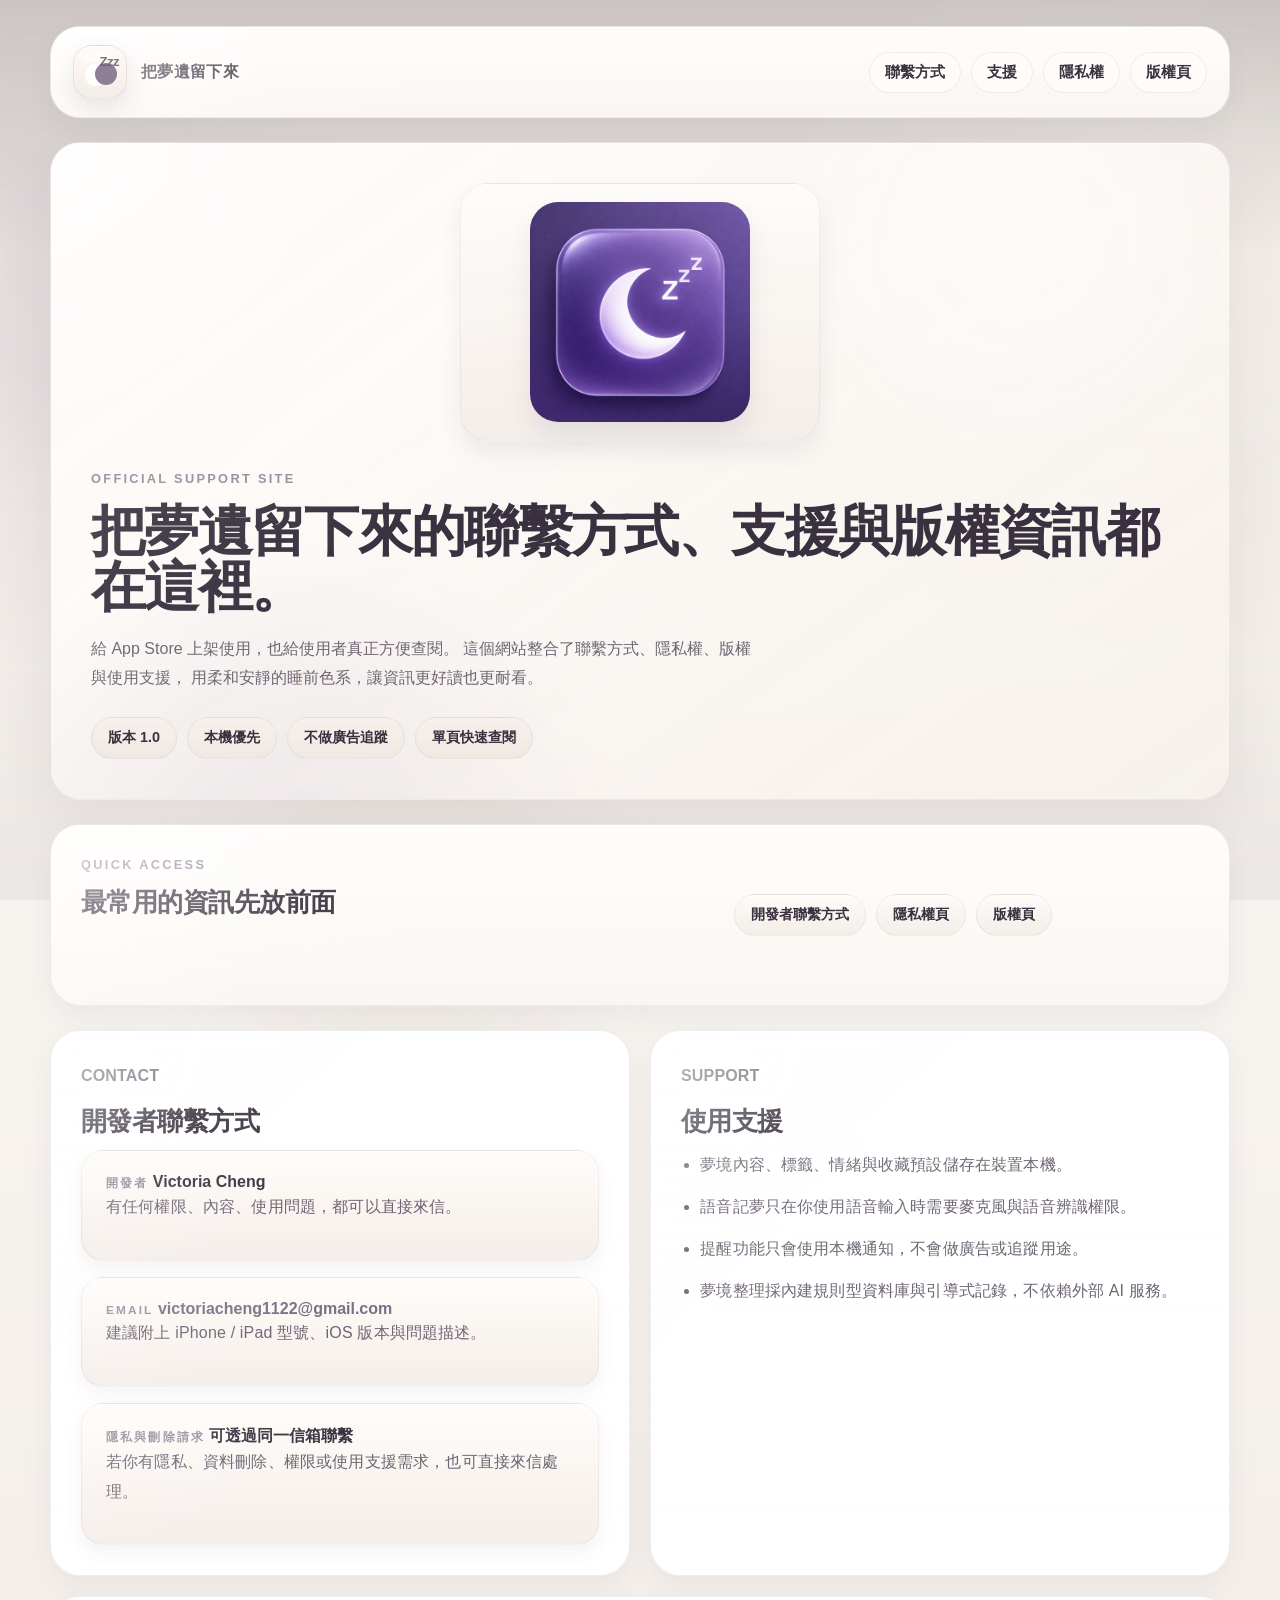
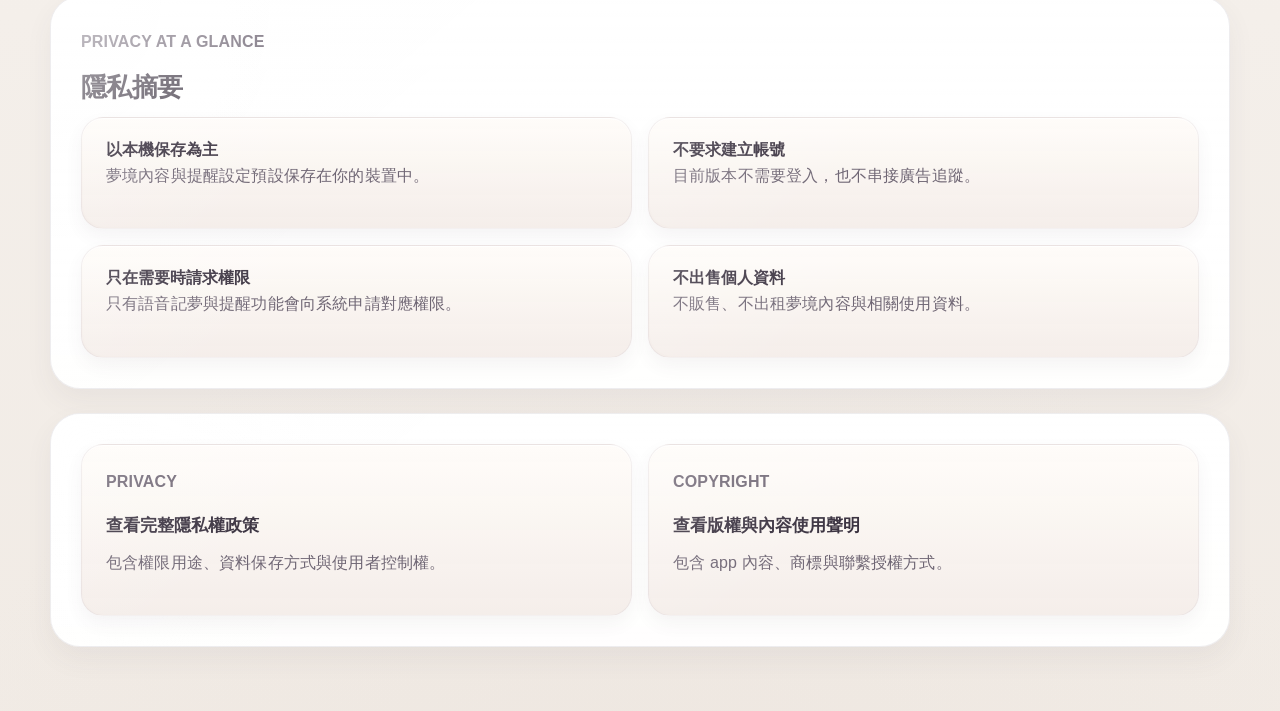
<file: index.html>
<!DOCTYPE html>
<html lang="zh-Hant">
  <head>
    <meta charset="UTF-8" />
    <meta name="viewport" content="width=device-width, initial-scale=1.0" />
    <title>把夢遺留下來 | 支援、聯繫方式與隱私資訊</title>
    <meta
      name="description"
      content="把夢遺留下來 App 的官方支援網站，提供聯繫方式、版權聲明、隱私權資訊與使用支援。"
    />
    <link rel="stylesheet" href="./styles.css" />
  </head>
  <body>
    <div class="bg-orb orb-left" aria-hidden="true"></div>
    <div class="bg-orb orb-right" aria-hidden="true"></div>
    <div class="bg-orb orb-bottom" aria-hidden="true"></div>

    <div class="site-shell">
      <header class="site-nav glass-surface">
        <a class="brand" href="./index.html">
          <span class="brand-mark" aria-hidden="true">
            <span class="brand-moon"></span>
            <span class="brand-zzz">Zzz</span>
          </span>
          <span>把夢遺留下來</span>
        </a>

        <nav class="nav-links" aria-label="主要導覽">
          <a href="#contact">聯繫方式</a>
          <a href="#support">支援</a>
          <a href="./privacy.html">隱私權</a>
          <a href="./copyright.html">版權頁</a>
        </nav>
      </header>

      <main class="layout-stack">
        <section class="hero glass-hero">
          <div class="hero-icon">
            <div class="icon-frame hero-icon-frame">
              <img
                src="./assets/app-icon.png"
                alt="把夢遺留下來 App Icon"
                class="app-icon-image hero-app-icon"
              />
            </div>
          </div>

          <div class="hero-copy">
            <p class="eyebrow">Official Support Site</p>
            <h1>把夢遺留下來的聯繫方式、支援與版權資訊都在這裡。</h1>
            <p class="hero-text">
              給 App Store 上架使用，也給使用者真正方便查閱。
              這個網站整合了聯繫方式、隱私權、版權與使用支援，
              用柔和安靜的睡前色系，讓資訊更好讀也更耐看。
            </p>
            <div class="pill-row">
              <span class="pill">版本 1.0</span>
              <span class="pill">本機優先</span>
              <span class="pill">不做廣告追蹤</span>
              <span class="pill">單頁快速查閱</span>
            </div>
          </div>
        </section>

        <section class="glass-surface intro-band">
          <div>
            <p class="section-label">Quick Access</p>
            <h2>最常用的資訊先放前面</h2>
            <p>
              如果你只是要找支援 email、隱私頁或版權頁，下面可以直接點。
            </p>
          </div>
          <div class="quick-actions">
            <a class="action-chip" href="#contact">開發者聯繫方式</a>
            <a class="action-chip" href="./privacy.html">隱私權頁</a>
            <a class="action-chip" href="./copyright.html">版權頁</a>
          </div>
        </section>

        <section class="content-grid">
          <article class="glass-surface content-card" id="contact">
            <p class="section-label">Contact</p>
            <h2>開發者聯繫方式</h2>
            <div class="detail-stack">
              <div class="soft-card">
                <span class="mini-label">開發者</span>
                <strong>Victoria Cheng</strong>
                <p>有任何權限、內容、使用問題，都可以直接來信。</p>
              </div>
              <div class="soft-card">
                <span class="mini-label">Email</span>
                <a class="primary-link" href="mailto:victoriacheng1122@gmail.com">victoriacheng1122@gmail.com</a>
                <p>建議附上 iPhone / iPad 型號、iOS 版本與問題描述。</p>
              </div>
              <div class="soft-card">
                <span class="mini-label">隱私與刪除請求</span>
                <strong>可透過同一信箱聯繫</strong>
                <p>若你有隱私、資料刪除、權限或使用支援需求，也可直接來信處理。</p>
              </div>
            </div>
          </article>

          <article class="glass-surface content-card" id="support">
            <p class="section-label">Support</p>
            <h2>使用支援</h2>
            <ul class="feature-list">
              <li>夢境內容、標籤、情緒與收藏預設儲存在裝置本機。</li>
              <li>語音記夢只在你使用語音輸入時需要麥克風與語音辨識權限。</li>
              <li>提醒功能只會使用本機通知，不會做廣告或追蹤用途。</li>
              <li>夢境整理採內建規則型資料庫與引導式記錄，不依賴外部 AI 服務。</li>
            </ul>
          </article>

          <article class="glass-surface content-card span-two">
            <p class="section-label">Privacy At A Glance</p>
            <h2>隱私摘要</h2>
            <div class="summary-grid">
              <div class="soft-card">
                <strong>以本機保存為主</strong>
                <p>夢境內容與提醒設定預設保存在你的裝置中。</p>
              </div>
              <div class="soft-card">
                <strong>不要求建立帳號</strong>
                <p>目前版本不需要登入，也不串接廣告追蹤。</p>
              </div>
              <div class="soft-card">
                <strong>只在需要時請求權限</strong>
                <p>只有語音記夢與提醒功能會向系統申請對應權限。</p>
              </div>
              <div class="soft-card">
                <strong>不出售個人資料</strong>
                <p>不販售、不出租夢境內容與相關使用資料。</p>
              </div>
            </div>
          </article>
        </section>

        <section class="glass-surface footer-links">
          <a class="footer-card" href="./privacy.html">
            <p class="section-label">Privacy</p>
            <h3>查看完整隱私權政策</h3>
            <p>包含權限用途、資料保存方式與使用者控制權。</p>
          </a>
          <a class="footer-card" href="./copyright.html">
            <p class="section-label">Copyright</p>
            <h3>查看版權與內容使用聲明</h3>
            <p>包含 app 內容、商標與聯繫授權方式。</p>
          </a>
        </section>
      </main>
    </div>
  </body>
</html>
</file>
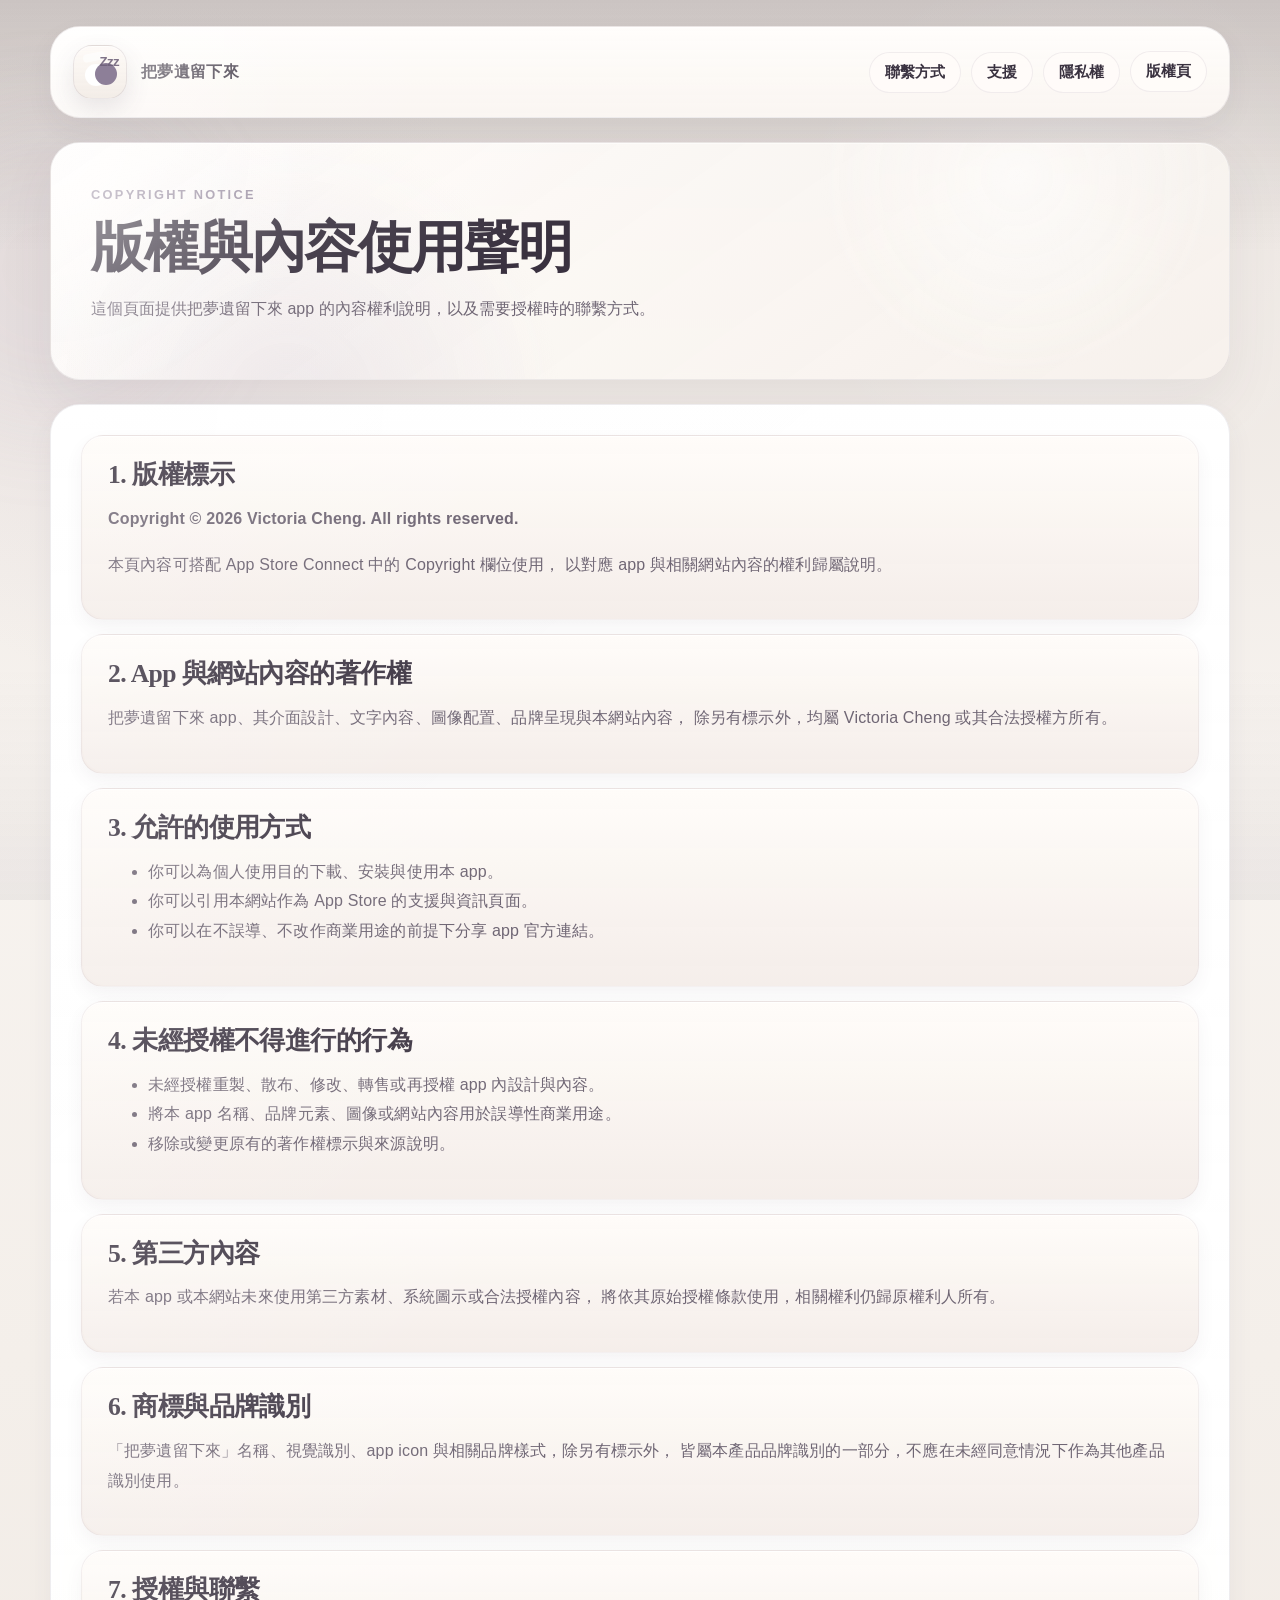
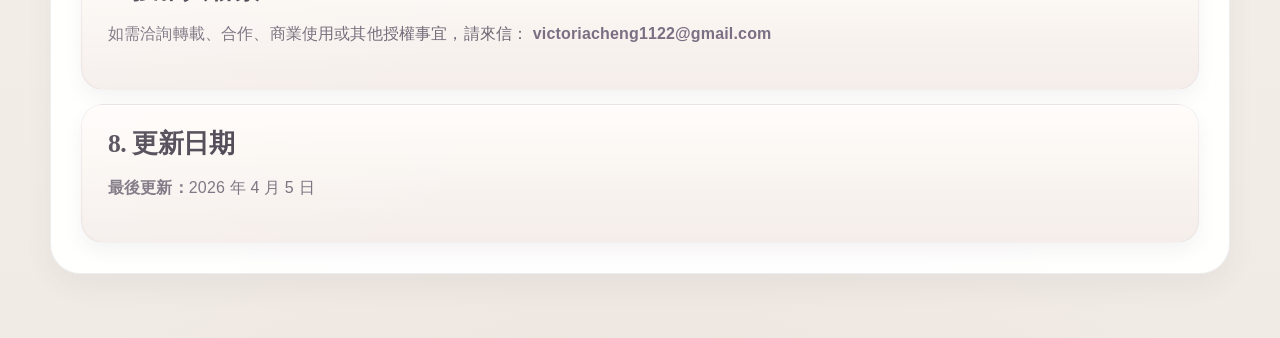
<file: copyright.html>
<!DOCTYPE html>
<html lang="zh-Hant">
  <head>
    <meta charset="UTF-8" />
    <meta name="viewport" content="width=device-width, initial-scale=1.0" />
    <title>把夢遺留下來 | 版權頁</title>
    <meta
      name="description"
      content="把夢遺留下來 App 的版權聲明、內容使用規範與聯繫授權方式。"
    />
    <link rel="stylesheet" href="./styles.css" />
  </head>
  <body>
    <div class="bg-orb orb-left" aria-hidden="true"></div>
    <div class="bg-orb orb-bottom" aria-hidden="true"></div>

    <div class="site-shell">
      <header class="site-nav glass-surface">
        <a class="brand" href="./index.html">
          <span class="brand-mark" aria-hidden="true">
            <span class="brand-moon"></span>
            <span class="brand-zzz">Zzz</span>
          </span>
          <span>把夢遺留下來</span>
        </a>
        <nav class="nav-links" aria-label="主要導覽">
          <a href="./index.html#contact">聯繫方式</a>
          <a href="./index.html#support">支援</a>
          <a href="./privacy.html">隱私權</a>
          <a href="./copyright.html" aria-current="page">版權頁</a>
        </nav>
      </header>

      <main class="layout-stack">
        <section class="hero glass-hero compact-hero">
          <div class="hero-copy">
            <p class="eyebrow">Copyright Notice</p>
            <h1>版權與內容使用聲明</h1>
            <p class="hero-text">
              這個頁面提供把夢遺留下來 app 的內容權利說明，以及需要授權時的聯繫方式。
            </p>
          </div>
        </section>

        <section class="glass-surface legal-shell">
          <div class="legal-block">
            <h2>1. 版權標示</h2>
            <p><strong>Copyright © 2026 Victoria Cheng. All rights reserved.</strong></p>
            <p>
              本頁內容可搭配 App Store Connect 中的 Copyright 欄位使用，
              以對應 app 與相關網站內容的權利歸屬說明。
            </p>
          </div>

          <div class="legal-block">
            <h2>2. App 與網站內容的著作權</h2>
            <p>
              把夢遺留下來 app、其介面設計、文字內容、圖像配置、品牌呈現與本網站內容，
              除另有標示外，均屬 Victoria Cheng 或其合法授權方所有。
            </p>
          </div>

          <div class="legal-block">
            <h2>3. 允許的使用方式</h2>
            <ul>
              <li>你可以為個人使用目的下載、安裝與使用本 app。</li>
              <li>你可以引用本網站作為 App Store 的支援與資訊頁面。</li>
              <li>你可以在不誤導、不改作商業用途的前提下分享 app 官方連結。</li>
            </ul>
          </div>

          <div class="legal-block">
            <h2>4. 未經授權不得進行的行為</h2>
            <ul>
              <li>未經授權重製、散布、修改、轉售或再授權 app 內設計與內容。</li>
              <li>將本 app 名稱、品牌元素、圖像或網站內容用於誤導性商業用途。</li>
              <li>移除或變更原有的著作權標示與來源說明。</li>
            </ul>
          </div>

          <div class="legal-block">
            <h2>5. 第三方內容</h2>
            <p>
              若本 app 或本網站未來使用第三方素材、系統圖示或合法授權內容，
              將依其原始授權條款使用，相關權利仍歸原權利人所有。
            </p>
          </div>

          <div class="legal-block">
            <h2>6. 商標與品牌識別</h2>
            <p>
              「把夢遺留下來」名稱、視覺識別、app icon 與相關品牌樣式，除另有標示外，
              皆屬本產品品牌識別的一部分，不應在未經同意情況下作為其他產品識別使用。
            </p>
          </div>

          <div class="legal-block">
            <h2>7. 授權與聯繫</h2>
            <p>
              如需洽詢轉載、合作、商業使用或其他授權事宜，請來信：
              <a class="primary-link" href="mailto:victoriacheng1122@gmail.com">victoriacheng1122@gmail.com</a>
            </p>
          </div>

          <div class="legal-block">
            <h2>8. 更新日期</h2>
            <p><strong>最後更新：</strong>2026 年 4 月 5 日</p>
          </div>
        </section>
      </main>
    </div>
  </body>
</html>
</file>
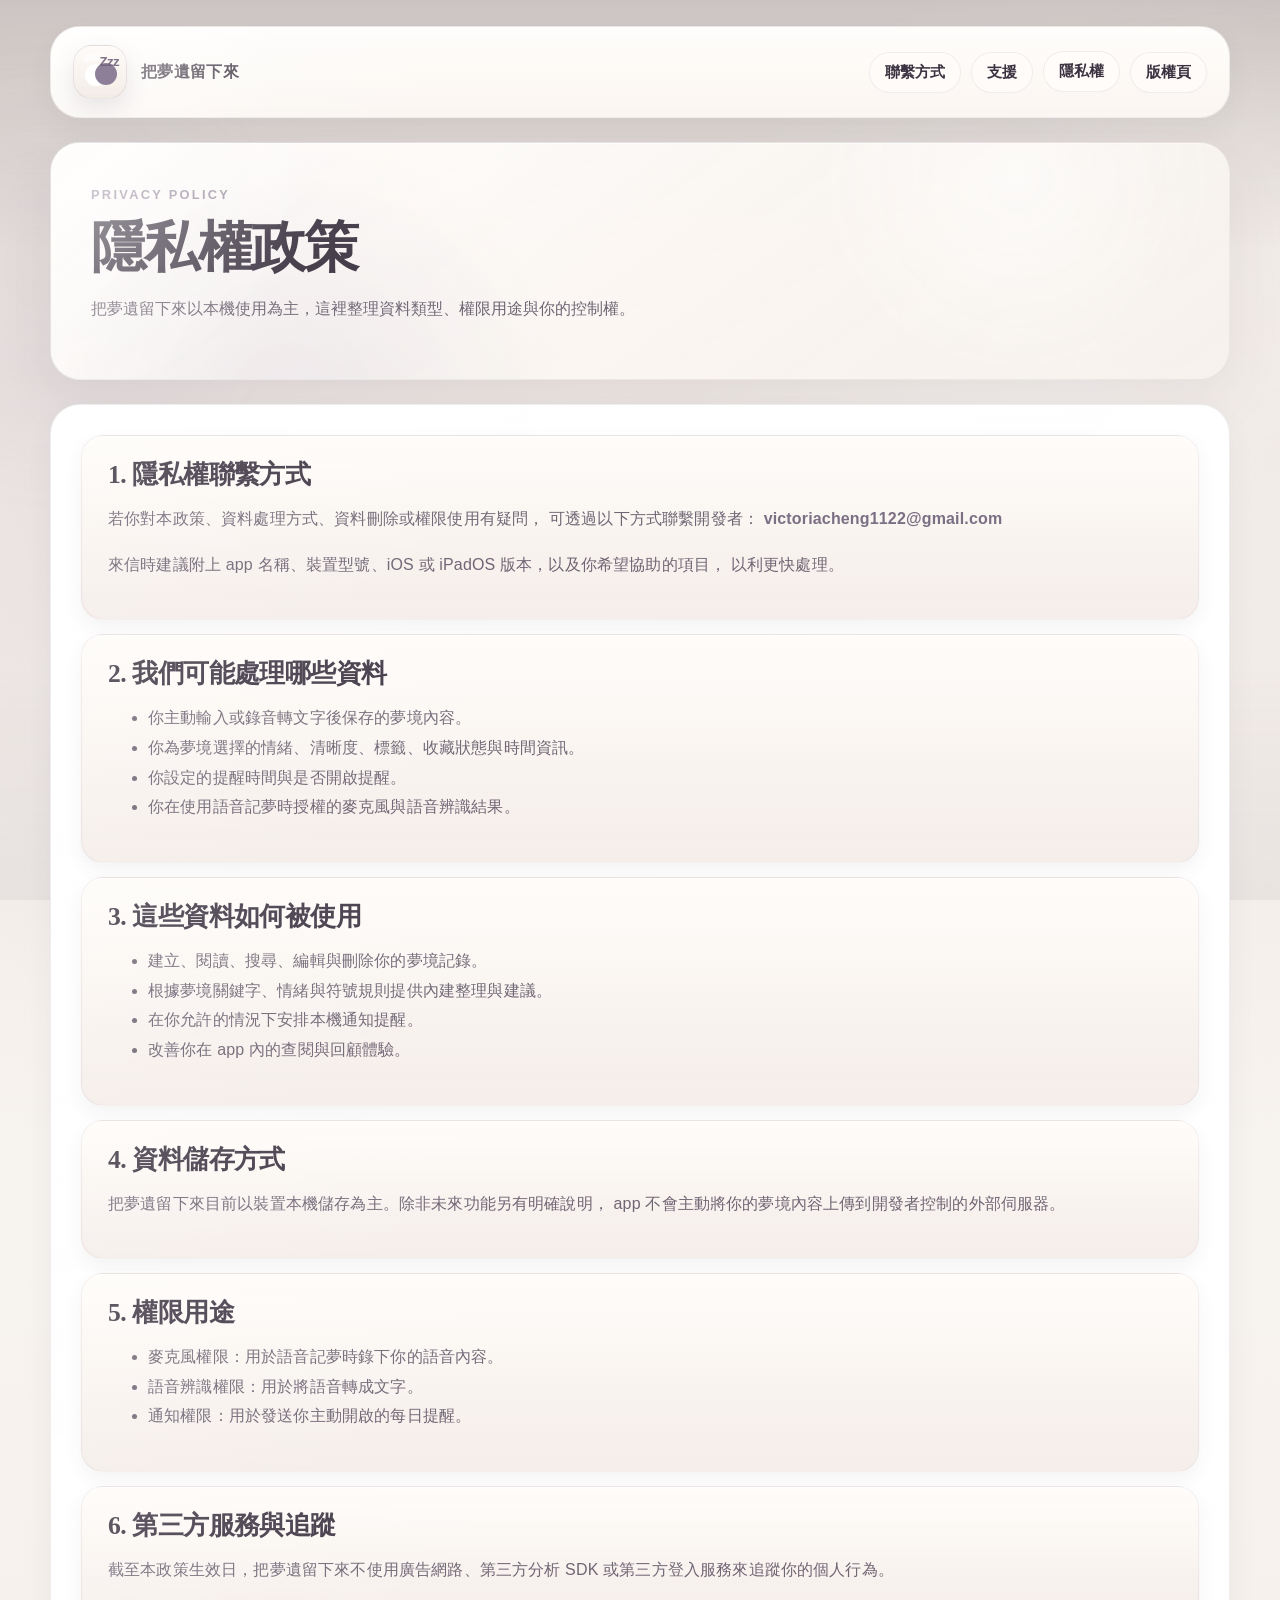
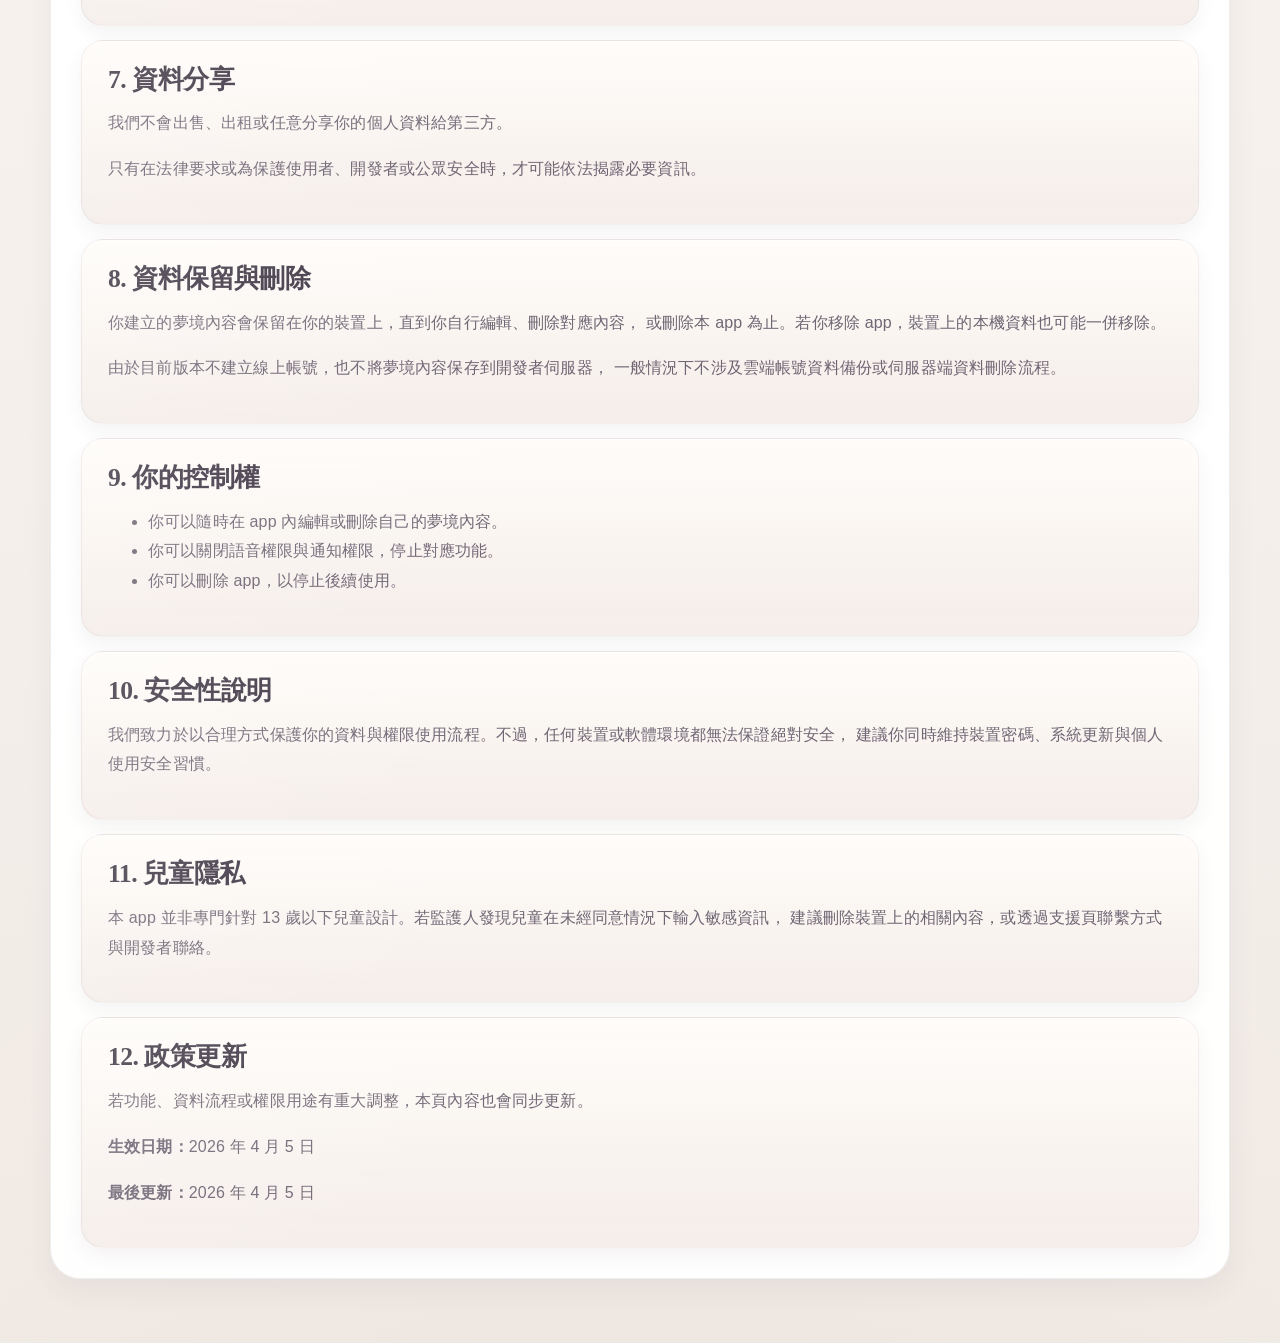
<file: privacy.html>
<!DOCTYPE html>
<html lang="zh-Hant">
  <head>
    <meta charset="UTF-8" />
    <meta name="viewport" content="width=device-width, initial-scale=1.0" />
    <title>把夢遺留下來 | 隱私權政策</title>
    <meta
      name="description"
      content="把夢遺留下來 App 的隱私權政策，包含權限用途、資料儲存方式與使用者控制權。"
    />
    <link rel="stylesheet" href="./styles.css" />
  </head>
  <body>
    <div class="bg-orb orb-left" aria-hidden="true"></div>
    <div class="bg-orb orb-right" aria-hidden="true"></div>

    <div class="site-shell">
      <header class="site-nav glass-surface">
        <a class="brand" href="./index.html">
          <span class="brand-mark" aria-hidden="true">
            <span class="brand-moon"></span>
            <span class="brand-zzz">Zzz</span>
          </span>
          <span>把夢遺留下來</span>
        </a>
        <nav class="nav-links" aria-label="主要導覽">
          <a href="./index.html#contact">聯繫方式</a>
          <a href="./index.html#support">支援</a>
          <a href="./privacy.html" aria-current="page">隱私權</a>
          <a href="./copyright.html">版權頁</a>
        </nav>
      </header>

      <main class="layout-stack">
        <section class="hero glass-hero compact-hero">
          <div class="hero-copy">
            <p class="eyebrow">Privacy Policy</p>
            <h1>隱私權政策</h1>
            <p class="hero-text">
              把夢遺留下來以本機使用為主，這裡整理資料類型、權限用途與你的控制權。
            </p>
          </div>
        </section>

        <section class="glass-surface legal-shell">
          <div class="legal-block">
            <h2>1. 隱私權聯繫方式</h2>
            <p>
              若你對本政策、資料處理方式、資料刪除或權限使用有疑問，
              可透過以下方式聯繫開發者：
              <a class="primary-link" href="mailto:victoriacheng1122@gmail.com">victoriacheng1122@gmail.com</a>
            </p>
            <p>
              來信時建議附上 app 名稱、裝置型號、iOS 或 iPadOS 版本，以及你希望協助的項目，
              以利更快處理。
            </p>
          </div>

          <div class="legal-block">
            <h2>2. 我們可能處理哪些資料</h2>
            <ul>
              <li>你主動輸入或錄音轉文字後保存的夢境內容。</li>
              <li>你為夢境選擇的情緒、清晰度、標籤、收藏狀態與時間資訊。</li>
              <li>你設定的提醒時間與是否開啟提醒。</li>
              <li>你在使用語音記夢時授權的麥克風與語音辨識結果。</li>
            </ul>
          </div>

          <div class="legal-block">
            <h2>3. 這些資料如何被使用</h2>
            <ul>
              <li>建立、閱讀、搜尋、編輯與刪除你的夢境記錄。</li>
              <li>根據夢境關鍵字、情緒與符號規則提供內建整理與建議。</li>
              <li>在你允許的情況下安排本機通知提醒。</li>
              <li>改善你在 app 內的查閱與回顧體驗。</li>
            </ul>
          </div>

          <div class="legal-block">
            <h2>4. 資料儲存方式</h2>
            <p>
              把夢遺留下來目前以裝置本機儲存為主。除非未來功能另有明確說明，
              app 不會主動將你的夢境內容上傳到開發者控制的外部伺服器。
            </p>
          </div>

          <div class="legal-block">
            <h2>5. 權限用途</h2>
            <ul>
              <li>麥克風權限：用於語音記夢時錄下你的語音內容。</li>
              <li>語音辨識權限：用於將語音轉成文字。</li>
              <li>通知權限：用於發送你主動開啟的每日提醒。</li>
            </ul>
          </div>

          <div class="legal-block">
            <h2>6. 第三方服務與追蹤</h2>
            <p>
              截至本政策生效日，把夢遺留下來不使用廣告網路、第三方分析 SDK
              或第三方登入服務來追蹤你的個人行為。
            </p>
          </div>

          <div class="legal-block">
            <h2>7. 資料分享</h2>
            <p>我們不會出售、出租或任意分享你的個人資料給第三方。</p>
            <p>只有在法律要求或為保護使用者、開發者或公眾安全時，才可能依法揭露必要資訊。</p>
          </div>

          <div class="legal-block">
            <h2>8. 資料保留與刪除</h2>
            <p>
              你建立的夢境內容會保留在你的裝置上，直到你自行編輯、刪除對應內容，
              或刪除本 app 為止。若你移除 app，裝置上的本機資料也可能一併移除。
            </p>
            <p>
              由於目前版本不建立線上帳號，也不將夢境內容保存到開發者伺服器，
              一般情況下不涉及雲端帳號資料備份或伺服器端資料刪除流程。
            </p>
          </div>

          <div class="legal-block">
            <h2>9. 你的控制權</h2>
            <ul>
              <li>你可以隨時在 app 內編輯或刪除自己的夢境內容。</li>
              <li>你可以關閉語音權限與通知權限，停止對應功能。</li>
              <li>你可以刪除 app，以停止後續使用。</li>
            </ul>
          </div>

          <div class="legal-block">
            <h2>10. 安全性說明</h2>
            <p>
              我們致力於以合理方式保護你的資料與權限使用流程。不過，任何裝置或軟體環境都無法保證絕對安全，
              建議你同時維持裝置密碼、系統更新與個人使用安全習慣。
            </p>
          </div>

          <div class="legal-block">
            <h2>11. 兒童隱私</h2>
            <p>
              本 app 並非專門針對 13 歲以下兒童設計。若監護人發現兒童在未經同意情況下輸入敏感資訊，
              建議刪除裝置上的相關內容，或透過支援頁聯繫方式與開發者聯絡。
            </p>
          </div>

          <div class="legal-block">
            <h2>12. 政策更新</h2>
            <p>若功能、資料流程或權限用途有重大調整，本頁內容也會同步更新。</p>
            <p><strong>生效日期：</strong>2026 年 4 月 5 日</p>
            <p><strong>最後更新：</strong>2026 年 4 月 5 日</p>
          </div>
        </section>
      </main>
    </div>
  </body>
</html>
</file>
<file: styles.css>
:root {
  --bg-night: #342d3a;
  --bg-plum: #74697c;
  --bg-violet: #aea2b4;
  --bg-mist: #f7f3ef;
  --surface-dark: rgba(255, 252, 249, 0.3);
  --surface-mid: rgba(255, 252, 249, 0.54);
  --surface-light: rgba(255, 252, 249, 0.88);
  --surface-soft: rgba(252, 248, 244, 0.95);
  --stroke-soft: rgba(117, 104, 125, 0.12);
  --stroke-strong: rgba(117, 104, 125, 0.2);
  --text-light: rgba(253, 249, 245, 0.96);
  --text-light-soft: rgba(245, 238, 232, 0.86);
  --text-dark: #39313f;
  --text-dark-soft: #6f6674;
  --accent: #cdc4cf;
  --accent-strong: #978b9f;
  --accent-deep: #7b6f84;
  --shadow-xl: 0 22px 54px rgba(75, 66, 82, 0.08);
  --shadow-lg: 0 12px 28px rgba(75, 66, 82, 0.06);
  --glass-shine: inset 0 1px 0 rgba(255, 255, 255, 0.5);
  --radius-xl: 40px;
  --radius-lg: 30px;
  --radius-md: 22px;
}

* {
  box-sizing: border-box;
}

html {
  scroll-behavior: smooth;
}

body {
  margin: 0;
  min-height: 100vh;
  font-family: "SF Pro TC", "PingFang TC", "Noto Sans TC", sans-serif;
  color: var(--text-light);
  font-size: 16px;
  background:
    radial-gradient(circle at 14% 18%, rgba(212, 201, 214, 0.28), transparent 18%),
    radial-gradient(circle at 84% 12%, rgba(255, 255, 255, 0.34), transparent 14%),
    radial-gradient(circle at 50% 112%, rgba(225, 214, 205, 0.24), transparent 28%),
    linear-gradient(180deg, #e8e1dc 0%, #f7f3ef 40%, #f1ebe5 100%);
}

body::before {
  content: "";
  position: fixed;
  inset: 0;
  background:
    linear-gradient(180deg, rgba(56, 49, 62, 0.16), transparent 28%),
    linear-gradient(0deg, rgba(111, 102, 116, 0.08), transparent 26%);
  pointer-events: none;
}

a {
  color: inherit;
  text-decoration: none;
}

p,
ul,
h1,
h2,
h3 {
  margin-top: 0;
}

p,
li {
  font-size: 1rem;
  line-height: 1.8;
}

.bg-orb {
  position: fixed;
  border-radius: 999px;
  filter: blur(48px);
  pointer-events: none;
  opacity: 0.34;
}

.orb-left {
  width: 320px;
  height: 320px;
  left: -110px;
  top: 12vh;
  background: rgba(183, 170, 191, 0.32);
}

.orb-right {
  width: 360px;
  height: 360px;
  right: -120px;
  top: 8vh;
  background: rgba(255, 247, 240, 0.4);
}

.orb-bottom {
  width: 360px;
  height: 360px;
  left: 18vw;
  bottom: -180px;
  background: rgba(201, 188, 179, 0.34);
}

.site-shell {
  width: min(1180px, calc(100% - 32px));
  margin: 0 auto;
  padding: 26px 0 64px;
}

.layout-stack {
  display: grid;
  gap: 24px;
}

.glass-surface,
.glass-hero {
  position: relative;
  overflow: hidden;
  border-radius: var(--radius-lg);
  border: 1px solid var(--stroke-soft);
  background:
    linear-gradient(180deg, rgba(255, 253, 251, 0.96), rgba(250, 246, 242, 0.92)),
    rgba(251, 247, 243, 0.94);
  box-shadow: var(--shadow-lg), var(--glass-shine);
  backdrop-filter: blur(6px) saturate(102%);
  -webkit-backdrop-filter: blur(6px) saturate(102%);
}

.glass-surface::before,
.glass-hero::before {
  content: "";
  position: absolute;
  inset: 0;
  background:
    radial-gradient(circle at top left, rgba(255, 255, 255, 0.5), transparent 22%),
    linear-gradient(140deg, rgba(255, 255, 255, 0.22), transparent 42%);
  pointer-events: none;
}

.site-nav {
  display: flex;
  align-items: center;
  justify-content: space-between;
  gap: 20px;
  padding: 18px 22px;
  margin-bottom: 24px;
}

.brand {
  display: inline-flex;
  align-items: center;
  gap: 14px;
  font-size: 0.98rem;
  font-weight: 800;
  letter-spacing: 0.02em;
  color: var(--text-dark);
}

.brand-mark {
  position: relative;
  width: 54px;
  height: 54px;
  border-radius: 19px;
  border: 1px solid rgba(120, 109, 128, 0.14);
  background:
    linear-gradient(180deg, rgba(255, 252, 249, 0.88), rgba(241, 234, 228, 0.72)),
    rgba(248, 242, 237, 0.84);
  box-shadow:
    inset 0 1px 0 rgba(255, 255, 255, 0.56),
    0 10px 24px rgba(80, 70, 89, 0.12);
}

.brand-mark::before {
  content: "";
  position: absolute;
  left: 9px;
  top: 7px;
  width: 22px;
  height: 8px;
  border-radius: 999px;
  background: rgba(255, 255, 255, 0.62);
  transform: rotate(-12deg);
}

.brand-moon,
.brand-moon::after {
  position: absolute;
  display: block;
  border-radius: 999px;
  content: "";
}

.brand-moon {
  width: 22px;
  height: 22px;
  left: 11px;
  top: 18px;
  background: rgba(255, 255, 255, 0.98);
}

.brand-moon::after {
  width: 22px;
  height: 22px;
  left: 10px;
  top: -1px;
  background: #8d7f98;
}

.brand-zzz {
  position: absolute;
  right: 7px;
  top: 8px;
  font-size: 0.82rem;
  font-weight: 900;
  color: rgba(109, 96, 119, 0.88);
  letter-spacing: -0.04em;
}

.nav-links {
  display: flex;
  flex-wrap: wrap;
  gap: 10px;
}

.nav-links a {
  padding: 10px 15px;
  border-radius: 999px;
  color: var(--text-dark);
  font-size: 0.92rem;
  font-weight: 650;
  background: rgba(255, 252, 249, 0.84);
  border: 1px solid rgba(117, 104, 125, 0.1);
  transition:
    background 180ms ease,
    color 180ms ease,
    transform 180ms ease;
}

.nav-links a[aria-current="page"],
.nav-links a:hover {
  color: var(--text-dark);
  background: rgba(255, 252, 249, 0.96);
  transform: translateY(-1px);
}

.hero {
  display: grid;
  grid-template-columns: 1fr;
  gap: 26px;
  align-items: center;
  padding: 40px;
  min-height: auto;
  box-shadow: var(--shadow-xl), var(--glass-shine);
  background:
    radial-gradient(circle at 82% 14%, rgba(255, 255, 255, 0.5), transparent 20%),
    radial-gradient(circle at 20% 110%, rgba(221, 212, 219, 0.46), transparent 28%),
    linear-gradient(145deg, rgba(255, 253, 251, 0.99), rgba(246, 241, 236, 0.94));
}

.compact-hero {
  grid-template-columns: 1fr;
  min-height: auto;
}

.eyebrow,
.section-label,
.mini-label {
  font-weight: 750;
  letter-spacing: 0.18em;
  text-transform: uppercase;
}

.eyebrow,
.section-label {
  font-size: 0.8rem;
}

.mini-label {
  font-size: 0.74rem;
}

.eyebrow {
  margin-bottom: 14px;
  color: var(--accent-strong);
}

.section-label,
.mini-label {
  color: var(--accent-strong);
}

h1 {
  margin-bottom: 18px;
  font-family: "Iowan Old Style", "Baskerville", "Georgia", serif;
  font-size: clamp(2.35rem, 4.3vw, 3.95rem);
  line-height: 1.02;
  letter-spacing: -0.03em;
  color: var(--text-dark);
}

h2 {
  margin-bottom: 14px;
  font-family: "Iowan Old Style", "Baskerville", "Georgia", serif;
  font-size: clamp(1.5rem, 2vw, 1.95rem);
  line-height: 1.16;
  letter-spacing: -0.02em;
  color: var(--text-dark);
}

h3 {
  margin-bottom: 10px;
  font-size: 1.08rem;
  line-height: 1.42;
  color: var(--text-dark);
}

.hero-text {
  max-width: 42rem;
  font-size: 1rem;
  color: var(--text-dark-soft);
  line-height: 1.82;
}

.hero-icon {
  display: flex;
  justify-content: center;
}

.hero-icon-frame {
  width: min(360px, 100%);
  padding: 20px;
}

.hero-app-icon {
  width: min(320px, 100%);
  box-shadow: 0 18px 36px rgba(80, 70, 89, 0.14);
}

.content-card p,
.content-card li,
.legal-block p,
.legal-block li,
.footer-card p {
  letter-spacing: 0.01em;
}

.pill-row,
.quick-actions {
  display: flex;
  flex-wrap: wrap;
  gap: 10px;
}

.pill-row {
  margin-top: 24px;
}

.pill,
.action-chip {
  display: inline-flex;
  align-items: center;
  justify-content: center;
  min-height: 42px;
  padding: 10px 16px;
  border-radius: 999px;
  font-size: 0.9rem;
  font-weight: 700;
}

.pill {
  color: var(--text-dark);
  background:
    linear-gradient(180deg, rgba(247, 241, 237, 0.96), rgba(238, 231, 225, 0.88)),
    rgba(245, 239, 235, 0.92);
  border: 1px solid rgba(117, 104, 125, 0.1);
}

.action-chip {
  color: var(--text-dark);
  background:
    linear-gradient(180deg, rgba(255, 252, 249, 0.98), rgba(243, 237, 232, 0.94)),
    rgba(248, 243, 238, 0.96);
  border: 1px solid rgba(117, 104, 125, 0.1);
  box-shadow: inset 0 1px 0 rgba(255, 255, 255, 0.86);
}

.action-chip:hover,
.footer-card:hover {
  transform: translateY(-2px);
}

.intro-band {
  display: grid;
  grid-template-columns: minmax(0, 1.15fr) minmax(290px, 0.85fr);
  gap: 24px;
  align-items: center;
  padding: 28px 30px;
}

.icon-frame {
  display: grid;
  place-items: center;
  padding: 18px;
  border-radius: 28px;
  border: 1px solid rgba(117, 104, 125, 0.08);
  background:
    linear-gradient(180deg, rgba(255, 252, 249, 0.94), rgba(243, 237, 232, 0.9)),
    rgba(249, 244, 239, 0.92);
  box-shadow:
    inset 0 1px 0 rgba(255, 255, 255, 0.86),
    0 12px 22px rgba(80, 70, 89, 0.08);
}

.app-icon-image {
  display: block;
  width: min(220px, 100%);
  aspect-ratio: 1 / 1;
  border-radius: 28px;
  box-shadow: 0 12px 24px rgba(80, 70, 89, 0.1);
}

.content-grid {
  display: grid;
  grid-template-columns: repeat(2, minmax(0, 1fr));
  gap: 20px;
}

.content-card,
.legal-shell,
.footer-links {
  padding: 30px;
  background:
    linear-gradient(180deg, rgba(255, 255, 255, 0.88), rgba(255, 255, 255, 0.76)),
    rgba(255, 255, 255, 0.82);
  color: var(--text-dark);
}

.span-two {
  grid-column: span 2;
}

.detail-stack,
.summary-grid,
.footer-links {
  display: grid;
  gap: 16px;
}

.summary-grid,
.footer-links {
  grid-template-columns: repeat(2, minmax(0, 1fr));
}

.soft-card,
.legal-block,
.footer-card {
  position: relative;
  border-radius: var(--radius-md);
  border: 1px solid rgba(117, 104, 125, 0.08);
  background:
    linear-gradient(180deg, rgba(255, 252, 249, 0.98), rgba(244, 238, 234, 0.96)),
    rgba(248, 243, 239, 0.98);
  box-shadow:
    inset 0 1px 0 rgba(255, 255, 255, 0.88),
    0 8px 18px rgba(80, 70, 89, 0.06);
}

.soft-card::before,
.legal-block::before,
.footer-card::before {
  content: "";
  position: absolute;
  inset: 1px;
  border-radius: inherit;
  background: linear-gradient(145deg, rgba(255, 255, 255, 0.22), transparent 42%);
  pointer-events: none;
}

.soft-card,
.footer-card {
  padding: 22px 24px;
  transition:
    transform 180ms ease,
    box-shadow 180ms ease;
}

.legal-block {
  padding: 24px 26px;
}

.legal-block + .legal-block {
  margin-top: 14px;
}

.soft-card p,
.legal-block p,
.legal-block li,
.footer-card p,
.content-card > p,
.content-card li {
  color: var(--text-dark-soft);
  font-size: 1rem;
  line-height: 1.86;
}

.content-card h2,
.legal-shell h2,
.footer-card h3,
.intro-band h2 {
  color: var(--text-dark);
}

.feature-list {
  display: grid;
  gap: 12px;
  padding-left: 1.2rem;
}

.primary-link {
  color: var(--accent-deep);
  font-weight: 800;
}

.primary-link:hover {
  text-decoration: underline;
}

.footer-card:hover,
.soft-card:hover {
  box-shadow:
    inset 0 1px 0 rgba(255, 255, 255, 0.88),
    0 10px 20px rgba(80, 70, 89, 0.07);
}

@media (max-width: 960px) {
  .site-nav,
  .hero,
  .intro-band,
  .content-grid,
  .summary-grid,
  .footer-links {
    grid-template-columns: 1fr;
  }

  .site-nav {
    display: grid;
  }

  .span-two {
    grid-column: span 1;
  }

  .hero {
    min-height: auto;
  }

  .hero-icon-frame {
    width: min(320px, 100%);
  }
}

@media (max-width: 640px) {
  .site-shell {
    width: min(100% - 20px, 1180px);
    padding-top: 16px;
    padding-bottom: 36px;
  }

  .site-nav,
  .hero,
  .intro-band,
  .content-card,
  .legal-shell,
  .footer-links {
    padding: 20px;
  }

  h1 {
    font-size: 2.45rem;
  }

  .nav-links {
    gap: 8px;
  }

  .nav-links a,
  .action-chip,
  .pill {
    min-height: 38px;
    font-size: 0.9rem;
  }
}
</file>
